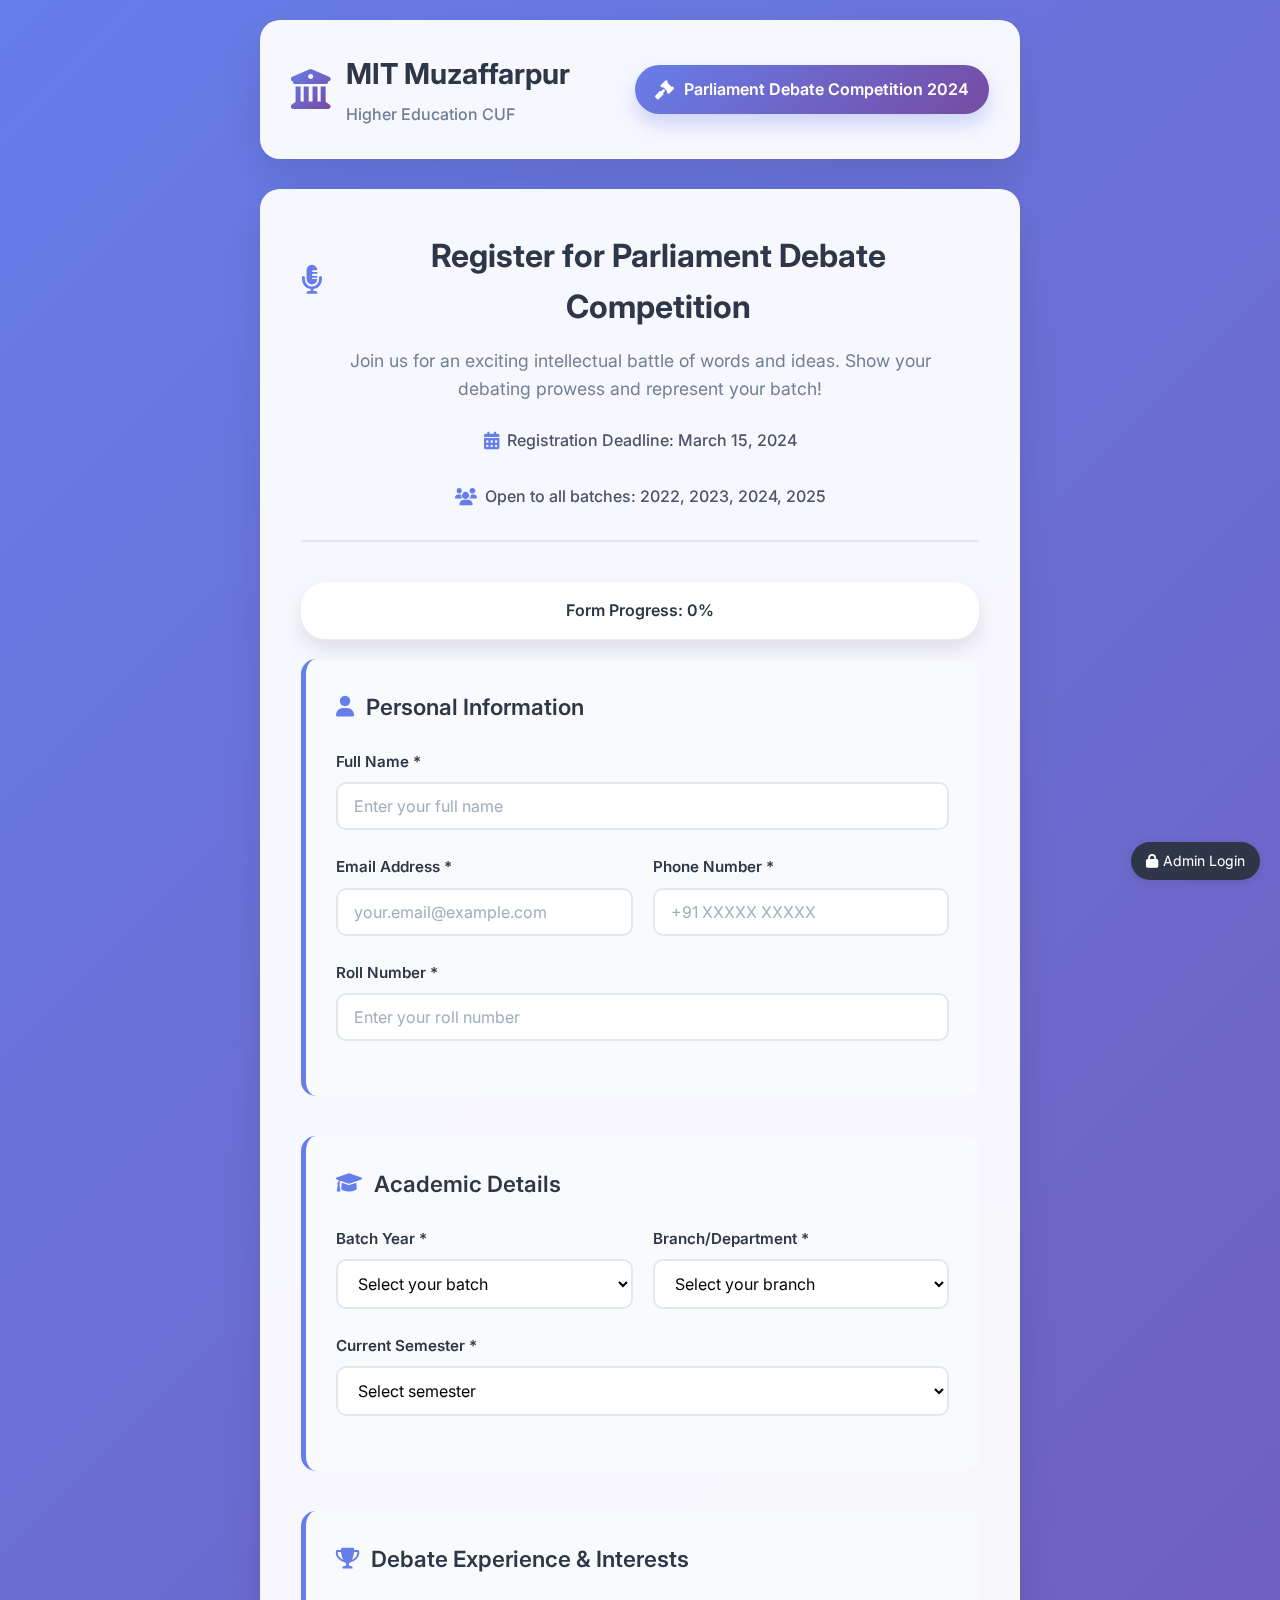
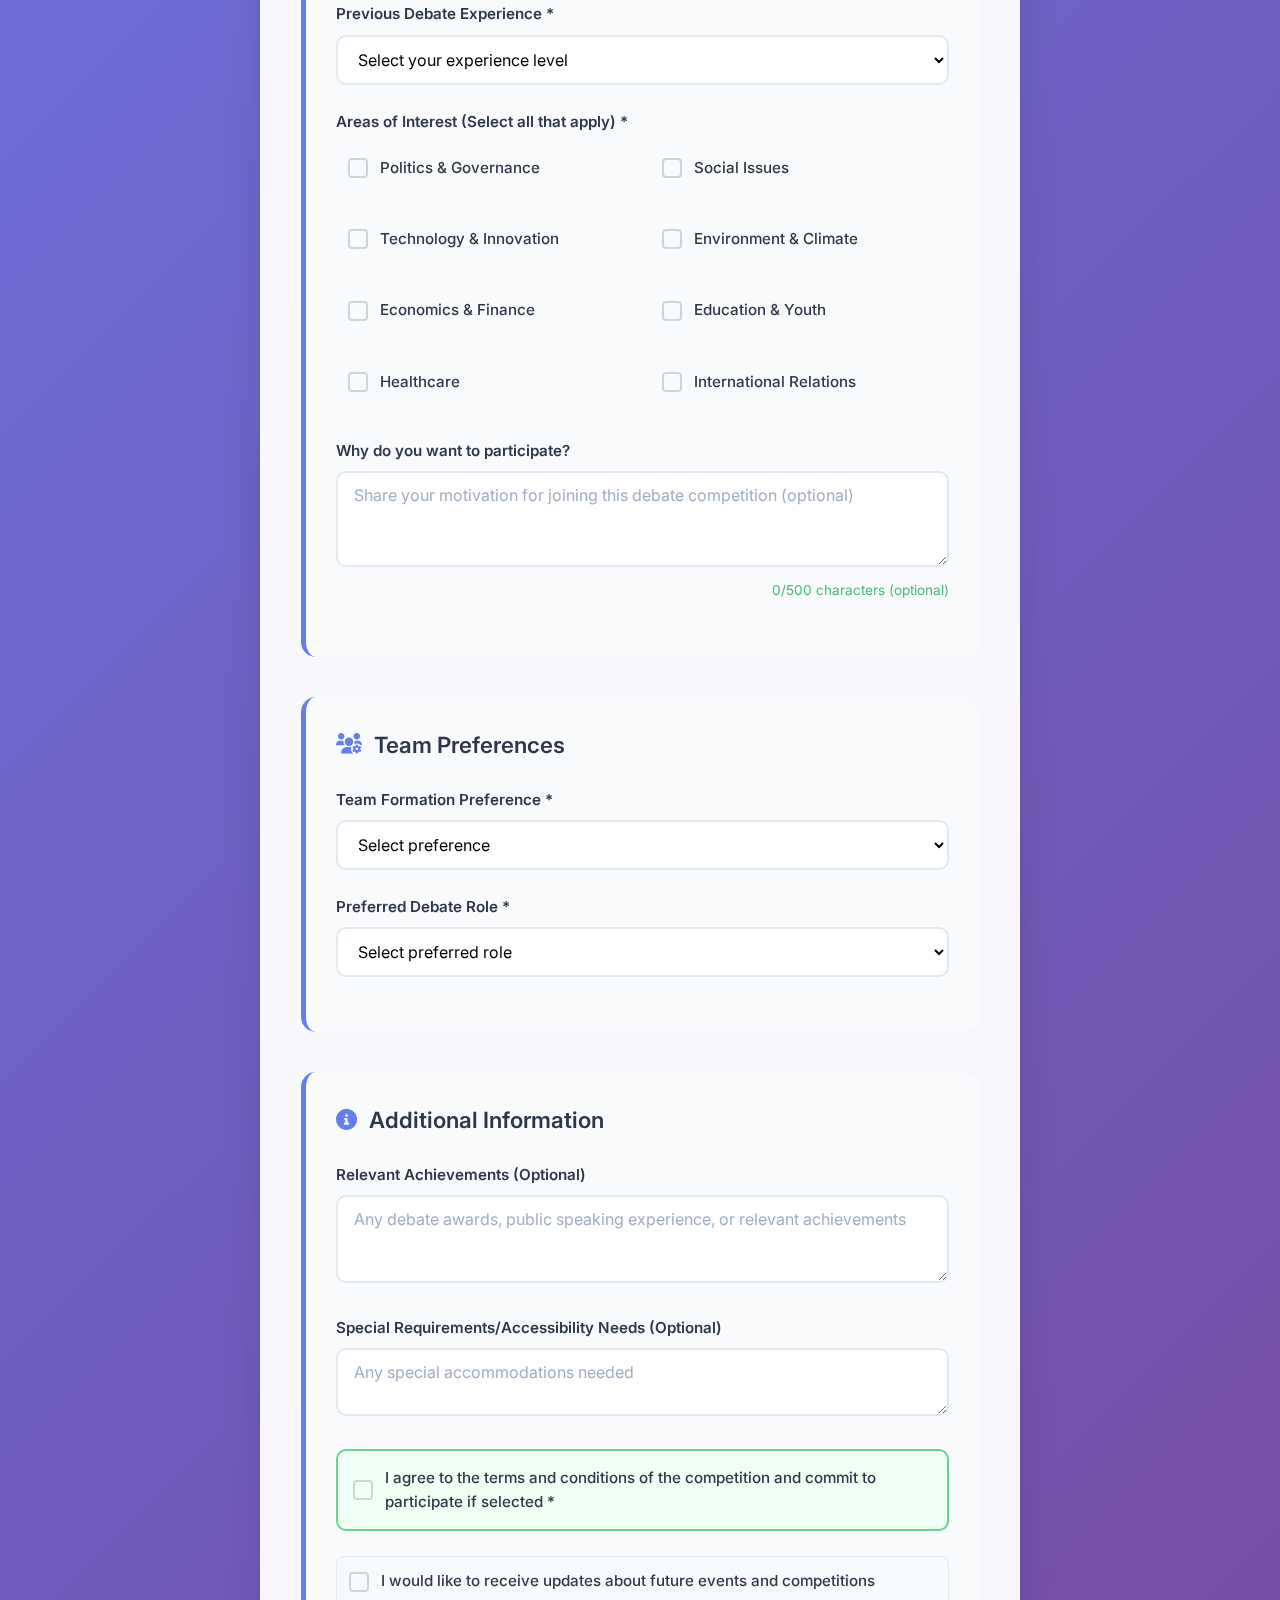
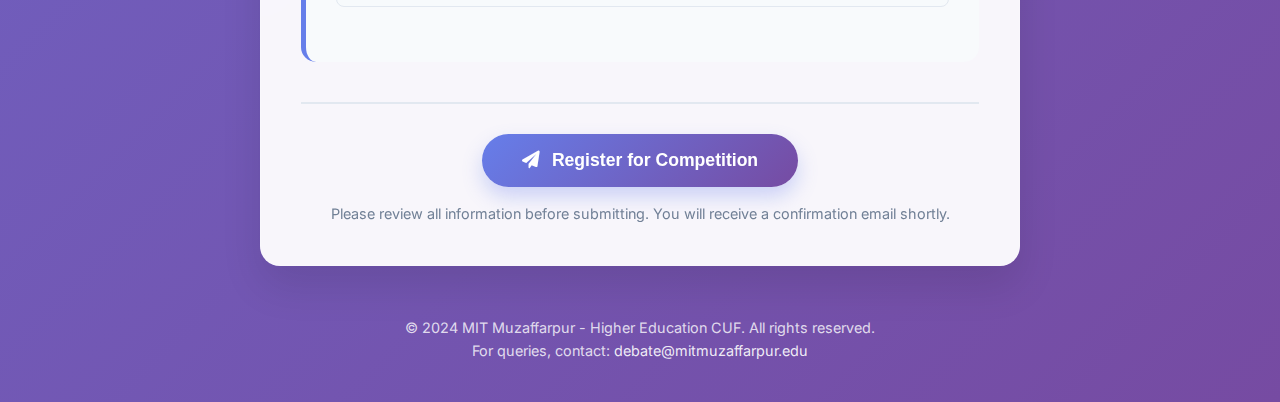
<file: index.html>
<!DOCTYPE html>
<html lang="en">
<head>
    <meta charset="UTF-8">
    <meta name="viewport" content="width=device-width, initial-scale=1.0">
    <title>Parliament Debate Competition Registration - MIT Muzaffarpur</title>
    <link href="https://cdnjs.cloudflare.com/ajax/libs/font-awesome/6.0.0/css/all.min.css" rel="stylesheet">
    <link href="https://fonts.googleapis.com/css2?family=Inter:wght@300;400;500;600;700&display=swap" rel="stylesheet">
    <link rel="stylesheet" href="styles.css">
</head>
<body>
    <div class="container">
        <!-- Header Section -->
        <header class="form-header">
            <div class="header-content">
                <div class="logo-section">
                    <i class="fas fa-university"></i>
                    <div class="institution-info">
                        <h1>MIT Muzaffarpur</h1>
                        <p>Higher Education CUF</p>
                    </div>
                </div>
                <div class="event-badge">
                    <i class="fas fa-gavel"></i>
                    <span>Parliament Debate Competition 2024</span>
                </div>
            </div>
        </header>

        <!-- Main Form -->
        <main class="form-container">
            <div class="form-intro">
                <h2><i class="fas fa-microphone-alt"></i> Register for Parliament Debate Competition</h2>
                <p>Join us for an exciting intellectual battle of words and ideas. Show your debating prowess and represent your batch!</p>
                <div class="event-details">
                    <div class="detail-item">
                        <i class="fas fa-calendar-alt"></i>
                        <span>Registration Deadline: March 15, 2024</span>
                    </div>
                    <div class="detail-item">
                        <i class="fas fa-users"></i>
                        <span>Open to all batches: 2022, 2023, 2024, 2025</span>
                    </div>
                </div>
            </div>

            <form id="registrationForm" class="registration-form">
                <!-- Personal Information Section -->
                <section class="form-section">
                    <h3><i class="fas fa-user"></i> Personal Information</h3>
                    
                    <div class="form-group">
                        <label for="fullName">Full Name *</label>
                        <input type="text" id="fullName" name="fullName" required placeholder="Enter your full name">
                    </div>

                    <div class="form-row">
                        <div class="form-group">
                            <label for="email">Email Address *</label>
                            <input type="email" id="email" name="email" required placeholder="your.email@example.com">
                        </div>
                        <div class="form-group">
                            <label for="phone">Phone Number *</label>
                            <input type="tel" id="phone" name="phone" required placeholder="+91 XXXXX XXXXX">
                        </div>
                    </div>

                    <div class="form-group">
                        <label for="rollNumber">Roll Number *</label>
                        <input type="text" id="rollNumber" name="rollNumber" required placeholder="Enter your roll number">
                    </div>
                </section>

                <!-- Academic Information Section -->
                <section class="form-section">
                    <h3><i class="fas fa-graduation-cap"></i> Academic Details</h3>
                    
                    <div class="form-row">
                        <div class="form-group">
                            <label for="batch">Batch Year *</label>
                            <select id="batch" name="batch" required>
                                <option value="">Select your batch</option>
                                <option value="2022">2022</option>
                                <option value="2023">2023</option>
                                <option value="2024">2024</option>
                                <option value="2025">2025</option>
                            </select>
                        </div>
                        <div class="form-group">
                            <label for="branch">Branch/Department *</label>
                            <select id="branch" name="branch" required>
                                <option value="">Select your branch</option>
                                <option value="Computer Science Engineering">Computer Science Engineering</option>
                                <option value="Electronics & Communication">Electronics & Communication</option>
                                <option value="Mechanical Engineering">Mechanical Engineering</option>
                                <option value="Civil Engineering">Civil Engineering</option>
                                <option value="Electrical Engineering">Electrical Engineering</option>
                                <option value="Information Technology">Information Technology</option>
                                <option value="Chemical Engineering">Chemical Engineering</option>
                                <option value="Biotechnology">Biotechnology</option>
                                <option value="Other">Other</option>
                            </select>
                        </div>
                    </div>

                    <div class="form-group">
                        <label for="semester">Current Semester *</label>
                        <select id="semester" name="semester" required>
                            <option value="">Select semester</option>
                            <option value="1">1st Semester</option>
                            <option value="2">2nd Semester</option>
                            <option value="3">3rd Semester</option>
                            <option value="4">4th Semester</option>
                            <option value="5">5th Semester</option>
                            <option value="6">6th Semester</option>
                            <option value="7">7th Semester</option>
                            <option value="8">8th Semester</option>
                        </select>
                    </div>
                </section>

                <!-- Debate Experience Section -->
                <section class="form-section">
                    <h3><i class="fas fa-trophy"></i> Debate Experience & Interests</h3>
                    
                    <div class="form-group">
                        <label for="experience">Previous Debate Experience *</label>
                        <select id="experience" name="experience" required>
                            <option value="">Select your experience level</option>
                            <option value="Beginner">Beginner (No prior experience)</option>
                            <option value="Intermediate">Intermediate (1-2 competitions)</option>
                            <option value="Advanced">Advanced (3+ competitions)</option>
                            <option value="Expert">Expert (Won competitions/awards)</option>
                        </select>
                    </div>

                    <div class="form-group">
                        <label>Areas of Interest (Select all that apply) *</label>
                        <div class="checkbox-group">
                            <label class="checkbox-item">
                                <input type="checkbox" name="interests" value="Politics & Governance">
                                <span class="checkmark"></span>
                                Politics & Governance
                            </label>
                            <label class="checkbox-item">
                                <input type="checkbox" name="interests" value="Social Issues">
                                <span class="checkmark"></span>
                                Social Issues
                            </label>
                            <label class="checkbox-item">
                                <input type="checkbox" name="interests" value="Technology & Innovation">
                                <span class="checkmark"></span>
                                Technology & Innovation
                            </label>
                            <label class="checkbox-item">
                                <input type="checkbox" name="interests" value="Environment & Climate">
                                <span class="checkmark"></span>
                                Environment & Climate
                            </label>
                            <label class="checkbox-item">
                                <input type="checkbox" name="interests" value="Economics & Finance">
                                <span class="checkmark"></span>
                                Economics & Finance
                            </label>
                            <label class="checkbox-item">
                                <input type="checkbox" name="interests" value="Education & Youth">
                                <span class="checkmark"></span>
                                Education & Youth
                            </label>
                            <label class="checkbox-item">
                                <input type="checkbox" name="interests" value="Healthcare">
                                <span class="checkmark"></span>
                                Healthcare
                            </label>
                            <label class="checkbox-item">
                                <input type="checkbox" name="interests" value="International Relations">
                                <span class="checkmark"></span>
                                International Relations
                            </label>
                        </div>
                    </div>

                    <div class="form-group">
                        <label for="motivation">Why do you want to participate?</label>
                        <textarea id="motivation" name="motivation" placeholder="Share your motivation for joining this debate competition (optional)" rows="4"></textarea>
                    </div>
                </section>

                <!-- Team Preference Section -->
                <section class="form-section">
                    <h3><i class="fas fa-users-cog"></i> Team Preferences</h3>
                    
                    <div class="form-group">
                        <label for="teamPreference">Team Formation Preference *</label>
                        <select id="teamPreference" name="teamPreference" required>
                            <option value="">Select preference</option>
                            <option value="Individual">Individual Participation</option>
                            <option value="WithPartner">I have a debate partner</option>
                            <option value="RandomAssignment">Random team assignment</option>
                            <option value="SameBatch">Prefer teammate from same batch</option>
                        </select>
                    </div>

                    <div class="form-group" id="partnerDetails" style="display: none;">
                        <label for="partnerName">Partner's Name</label>
                        <input type="text" id="partnerName" name="partnerName" placeholder="Enter your partner's full name">
                    </div>

                    <div class="form-group">
                        <label for="preferredRole">Preferred Debate Role *</label>
                        <select id="preferredRole" name="preferredRole" required>
                            <option value="">Select preferred role</option>
                            <option value="Opening Speaker">Opening Speaker (Present main arguments)</option>
                            <option value="Rebuttal Speaker">Rebuttal Speaker (Counter opponent's points)</option>
                            <option value="Closing Speaker">Closing Speaker (Summarize and conclude)</option>
                            <option value="Flexible">Flexible (Any role)</option>
                        </select>
                    </div>
                </section>

                <!-- Additional Information -->
                <section class="form-section">
                    <h3><i class="fas fa-info-circle"></i> Additional Information</h3>
                    
                    <div class="form-group">
                        <label for="achievements">Relevant Achievements (Optional)</label>
                        <textarea id="achievements" name="achievements" placeholder="Any debate awards, public speaking experience, or relevant achievements" rows="3"></textarea>
                    </div>

                    <div class="form-group">
                        <label for="specialRequirements">Special Requirements/Accessibility Needs (Optional)</label>
                        <textarea id="specialRequirements" name="specialRequirements" placeholder="Any special accommodations needed" rows="2"></textarea>
                    </div>

                    <div class="form-group">
                        <label class="checkbox-item agreement">
                            <input type="checkbox" id="agreement" name="agreement" required>
                            <span class="checkmark"></span>
                            I agree to the terms and conditions of the competition and commit to participate if selected *
                        </label>
                    </div>

                    <div class="form-group">
                        <label class="checkbox-item newsletter">
                            <input type="checkbox" id="newsletter" name="newsletter">
                            <span class="checkmark"></span>
                            I would like to receive updates about future events and competitions
                        </label>
                    </div>
                </section>

                <!-- Submit Button -->
                <div class="submit-section">
                    <button type="submit" class="submit-btn">
                        <i class="fas fa-paper-plane"></i>
                        Register for Competition
                    </button>
                    <p class="submit-note">Please review all information before submitting. You will receive a confirmation email shortly.</p>
                </div>
            </form>
        </main>

        <!-- Admin Panel (Hidden by default, only visible after authentication) -->
        <div class="admin-panel hidden" id="admin-panel">
            <div class="admin-header">
                <h3>📊 Registration Data</h3>
                <div class="responses-info">
                    <span>Total Responses: <strong id="responses-count">0</strong></span>
                </div>
            </div>
            <div class="admin-actions">
                <button type="button" class="export-btn" onclick="exportResponses('json')">
                    📄 Export JSON
                </button>
                <button type="button" class="export-btn" onclick="exportResponses('csv')">
                    📊 Export CSV
                </button>
                <button type="button" class="admin-toggle" onclick="toggleAdminPanel()">
                    👁️ Toggle Panel
                </button>
                <a href="admin.html" class="admin-btn" style="text-decoration: none; display: inline-flex; align-items: center;">
                    <i class="fas fa-shield-alt" style="margin-right: 5px;"></i> Admin Panel
                </a>
            </div>
        </div>
        
        <!-- Admin Login Button (Visible to all users) -->
        <div class="admin-login-container">
            <a href="admin.html" target="_blank" class="admin-login-btn" style="text-decoration: none; display: inline-flex; align-items: center; justify-content: center;">
                <i class="fas fa-lock" style="margin-right: 5px;"></i> Admin Login
            </a>
        </div>

        <!-- Footer -->
        <footer class="form-footer">
            <p>&copy; 2024 MIT Muzaffarpur - Higher Education CUF. All rights reserved.</p>
            <p>For queries, contact: <a href="mailto:debate@mitmuzaffarpur.edu">debate@mitmuzaffarpur.edu</a></p>
        </footer>
    </div>

    <!-- Success Modal -->
    <div id="successModal" class="modal">
        <div class="modal-content">
            <div class="modal-header">
                <i class="fas fa-check-circle"></i>
                <h3>Registration Successful!</h3>
            </div>
            <div class="modal-body">
                <p>Thank you for registering for the Parliament Debate Competition!</p>
                <p>You will receive a confirmation email with further details shortly.</p>
                <p><strong>Registration ID:</strong> <span id="registrationId"></span></p>
            </div>
            <div class="modal-footer">
                <button onclick="closeModal()" class="modal-btn">Close</button>
            </div>
        </div>
    </div>

    <script src="script.js"></script>
</body>
</html>
</file>
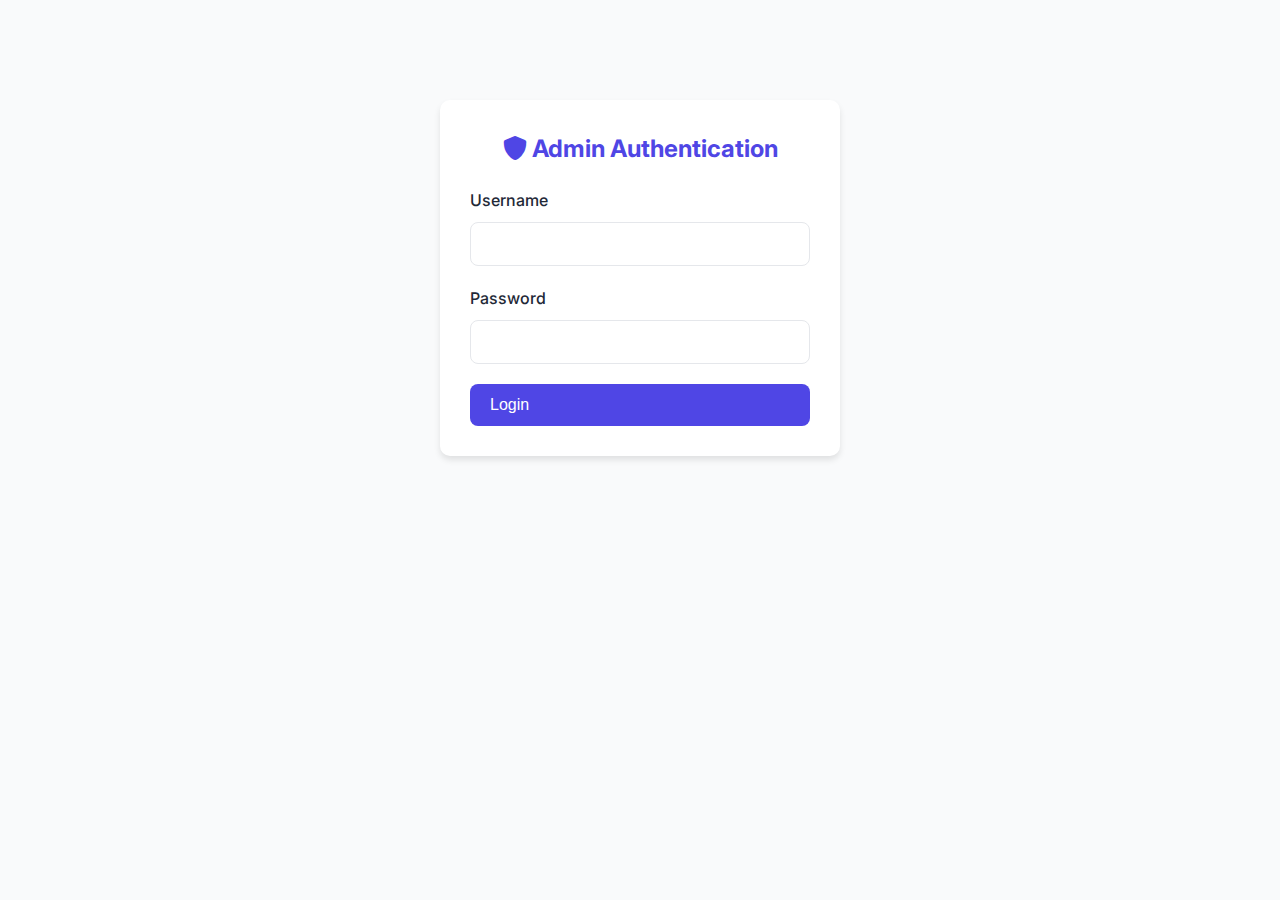
<file: admin.html>
<!DOCTYPE html>
<html lang="en">
<head>
    <meta charset="UTF-8">
    <meta name="viewport" content="width=device-width, initial-scale=1.0">
    <title>Admin Panel - View Responses</title>
    <link href="https://cdnjs.cloudflare.com/ajax/libs/font-awesome/6.0.0/css/all.min.css" rel="stylesheet">
    <link href="https://fonts.googleapis.com/css2?family=Inter:wght@300;400;500;600;700&display=swap" rel="stylesheet">
    <style>
        /* Login form styles */
        .login-container {
            max-width: 400px;
            margin: 100px auto;
            padding: 30px;
            background-color: white;
            border-radius: 10px;
            box-shadow: 0 4px 6px rgba(0, 0, 0, 0.1);
        }
        
        .login-container h2 {
            margin-bottom: 20px;
            color: var(--primary);
            text-align: center;
        }
        
        .login-form .form-group {
            margin-bottom: 20px;
        }
        
        .login-form label {
            display: block;
            margin-bottom: 8px;
            font-weight: 500;
        }
        
        .login-form input {
            width: 100%;
            padding: 12px;
            border: 1px solid #e5e7eb;
            border-radius: 8px;
            font-size: 16px;
        }
        
        .login-form input:focus {
            outline: none;
            border-color: var(--primary);
            box-shadow: 0 0 0 3px rgba(79, 70, 229, 0.2);
        }
        
        .login-form .btn {
            width: 100%;
            margin-top: 10px;
        }
        
        .login-error {
            color: var(--danger);
            margin-top: 15px;
            text-align: center;
            font-size: 14px;
        }
        :root {
            --primary: #4f46e5;
            --primary-dark: #4338ca;
            --secondary: #8b5cf6;
            --success: #10b981;
            --warning: #f59e0b;
            --danger: #ef4444;
            --light: #f3f4f6;
            --dark: #1f2937;
            --gray: #6b7280;
        }
        
        * {
            margin: 0;
            padding: 0;
            box-sizing: border-box;
        }
        
        body {
            font-family: 'Inter', sans-serif;
            background-color: #f9fafb;
            color: var(--dark);
            line-height: 1.6;
        }
        
        .container {
            max-width: 1200px;
            margin: 0 auto;
            padding: 20px;
        }
        
        header {
            background-color: white;
            padding: 20px;
            border-radius: 10px;
            box-shadow: 0 4px 6px rgba(0, 0, 0, 0.05);
            margin-bottom: 20px;
            display: flex;
            justify-content: space-between;
            align-items: center;
        }
        
        .actions {
            display: flex;
            gap: 10px;
            align-items: center;
        }
        
        .btn-outline {
            background-color: transparent;
            color: var(--primary);
            border: 1px solid var(--primary);
            padding: 8px 16px;
            border-radius: 8px;
            cursor: pointer;
            transition: all 0.3s ease;
            text-decoration: none;
            display: inline-flex;
            align-items: center;
            gap: 5px;
        }
        
        .btn-outline:hover {
            background-color: var(--primary);
            color: white;
        }
        
        .hidden {
            display: none !important;
        }
        
        .btn {
            display: inline-block;
            padding: 10px 20px;
            background-color: var(--primary);
            color: white;
            border: none;
            border-radius: 8px;
            font-size: 16px;
            font-weight: 500;
            cursor: pointer;
            transition: all 0.3s ease;
        }
        
        .btn:hover {
            background-color: var(--primary-dark);
            transform: translateY(-2px);
        }
        
        .notification {
            position: fixed;
            top: 20px;
            right: 20px;
            padding: 15px 25px;
            border-radius: 8px;
            background-color: white;
            box-shadow: 0 4px 12px rgba(0, 0, 0, 0.15);
            z-index: 1000;
            animation: slideIn 0.3s forwards;
        }
        
        .notification.success {
            border-left: 4px solid var(--success);
        }
        
        .notification.error {
            border-left: 4px solid var(--danger);
        }
        
        .notification.warning {
            border-left: 4px solid var(--warning);
        }
        
        @keyframes slideIn {
            from { transform: translateX(100%); opacity: 0; }
            to { transform: translateX(0); opacity: 1; }
        }
        
        @keyframes slideOut {
            from { transform: translateX(0); opacity: 1; }
            to { transform: translateX(100%); opacity: 0; }
        }
        
        h1 {
            color: var(--primary);
            display: flex;
            align-items: center;
            gap: 10px;
        }
        
        .controls {
            display: flex;
            gap: 10px;
            margin-bottom: 20px;
        }
        
        .search-box {
            flex: 1;
            position: relative;
        }
        
        .search-box input {
            width: 100%;
            padding: 12px 20px 12px 45px;
            border: 1px solid #e5e7eb;
            border-radius: 8px;
            font-size: 16px;
            transition: all 0.3s;
        }
        
        .search-box input:focus {
            outline: none;
            border-color: var(--primary);
            box-shadow: 0 0 0 3px rgba(79, 70, 229, 0.2);
        }
        
        .search-box i {
            position: absolute;
            left: 15px;
            top: 50%;
            transform: translateY(-50%);
            color: var(--gray);
        }
        
        .filter-dropdown {
            min-width: 200px;
            padding: 12px 15px;
            border: 1px solid #e5e7eb;
            border-radius: 8px;
            font-size: 16px;
            background-color: white;
            cursor: pointer;
        }
        
        .filter-dropdown:focus {
            outline: none;
            border-color: var(--primary);
            box-shadow: 0 0 0 3px rgba(79, 70, 229, 0.2);
        }
        
        .btn {
            padding: 12px 20px;
            border: none;
            border-radius: 8px;
            font-size: 16px;
            font-weight: 500;
            cursor: pointer;
            transition: all 0.3s;
            display: flex;
            align-items: center;
            gap: 8px;
        }
        
        .btn-primary {
            background-color: var(--primary);
            color: white;
        }
        
        .btn-primary:hover {
            background-color: var(--primary-dark);
        }
        
        .btn-outline {
            background-color: transparent;
            border: 1px solid var(--primary);
            color: var(--primary);
        }
        
        .btn-outline:hover {
            background-color: var(--primary);
            color: white;
        }
        
        .responses-container {
            background-color: white;
            border-radius: 10px;
            box-shadow: 0 4px 6px rgba(0, 0, 0, 0.05);
            overflow: hidden;
        }
        
        .responses-header {
            padding: 15px 20px;
            background-color: var(--light);
            border-bottom: 1px solid #e5e7eb;
            font-weight: 600;
            display: grid;
            grid-template-columns: 1fr 1fr 1fr 1fr 100px;
            gap: 15px;
        }
        
        .responses-list {
            max-height: 600px;
            overflow-y: auto;
        }
        
        .response-item {
            padding: 15px 20px;
            border-bottom: 1px solid #e5e7eb;
            display: grid;
            grid-template-columns: 1fr 1fr 1fr 1fr 100px;
            gap: 15px;
            transition: all 0.3s;
        }
        
        .response-item:hover {
            background-color: #f9fafb;
        }
        
        .response-item:last-child {
            border-bottom: none;
        }
        
        .response-detail {
            overflow: hidden;
            text-overflow: ellipsis;
            white-space: nowrap;
        }
        
        .action-btn {
            background: none;
            border: none;
            color: var(--primary);
            cursor: pointer;
            font-size: 18px;
            transition: all 0.3s;
        }
        
        .action-btn:hover {
            color: var(--primary-dark);
        }
        
        .modal {
            display: none;
            position: fixed;
            top: 0;
            left: 0;
            width: 100%;
            height: 100%;
            background-color: rgba(0, 0, 0, 0.5);
            z-index: 1000;
            overflow-y: auto;
        }
        
        .modal-content {
            background-color: white;
            margin: 50px auto;
            padding: 30px;
            border-radius: 10px;
            max-width: 800px;
            box-shadow: 0 10px 25px rgba(0, 0, 0, 0.1);
            position: relative;
        }
        
        .close-btn {
            position: absolute;
            top: 20px;
            right: 20px;
            font-size: 24px;
            cursor: pointer;
            color: var(--gray);
            transition: all 0.3s;
        }
        
        .close-btn:hover {
            color: var(--danger);
        }
        
        .detail-grid {
            display: grid;
            grid-template-columns: 1fr 1fr;
            gap: 20px;
            margin-top: 20px;
        }
        
        .detail-item {
            margin-bottom: 15px;
        }
        
        .detail-label {
            font-weight: 600;
            color: var(--gray);
            margin-bottom: 5px;
            font-size: 14px;
        }
        
        .detail-value {
            font-size: 16px;
        }
        
        .full-width {
            grid-column: 1 / -1;
        }
        
        .badge {
            display: inline-block;
            padding: 4px 8px;
            border-radius: 20px;
            font-size: 12px;
            font-weight: 500;
            margin-right: 5px;
            margin-bottom: 5px;
        }
        
        .badge-primary {
            background-color: rgba(79, 70, 229, 0.1);
            color: var(--primary);
        }
        
        .empty-state {
            padding: 50px 20px;
            text-align: center;
            color: var(--gray);
        }
        
        .empty-state i {
            font-size: 48px;
            margin-bottom: 15px;
            opacity: 0.5;
        }
        
        .pagination {
            display: flex;
            justify-content: center;
            margin-top: 20px;
            gap: 5px;
        }
        
        .page-btn {
            width: 40px;
            height: 40px;
            display: flex;
            align-items: center;
            justify-content: center;
            border: 1px solid #e5e7eb;
            border-radius: 8px;
            background-color: white;
            cursor: pointer;
            transition: all 0.3s;
        }
        
        .page-btn:hover {
            border-color: var(--primary);
            color: var(--primary);
        }
        
        .page-btn.active {
            background-color: var(--primary);
            color: white;
            border-color: var(--primary);
        }
        
        .stats-row {
            display: grid;
            grid-template-columns: repeat(auto-fit, minmax(250px, 1fr));
            gap: 20px;
            margin-bottom: 20px;
        }
        
        .stat-card {
            background-color: white;
            border-radius: 10px;
            padding: 20px;
            box-shadow: 0 4px 6px rgba(0, 0, 0, 0.05);
            display: flex;
            align-items: center;
        }
        
        .stat-icon {
            width: 50px;
            height: 50px;
            border-radius: 10px;
            display: flex;
            align-items: center;
            justify-content: center;
            margin-right: 15px;
            font-size: 24px;
        }
        
        .stat-icon.blue {
            background-color: rgba(59, 130, 246, 0.1);
            color: #3b82f6;
        }
        
        .stat-icon.purple {
            background-color: rgba(139, 92, 246, 0.1);
            color: #8b5cf6;
        }
        
        .stat-icon.green {
            background-color: rgba(16, 185, 129, 0.1);
            color: #10b981;
        }
        
        .stat-icon.amber {
            background-color: rgba(245, 158, 11, 0.1);
            color: #f59e0b;
        }
        
        .stat-info h3 {
            font-size: 14px;
            color: var(--gray);
            margin-bottom: 5px;
        }
        
        .stat-info p {
            font-size: 24px;
            font-weight: 600;
        }
        
        @media (max-width: 768px) {
            .controls {
                flex-direction: column;
            }
            
            .responses-header, .response-item {
                grid-template-columns: 1fr 1fr 100px;
            }
            
            .responses-header div:nth-child(3),
            .responses-header div:nth-child(4),
            .response-item div:nth-child(3),
            .response-item div:nth-child(4) {
                display: none;
            }
            
            .detail-grid {
                grid-template-columns: 1fr;
            }
        }
    </style>
</head>
<body>
    <!-- Login Container -->
    <div id="login-container" class="login-container">
        <h2><i class="fas fa-shield-alt"></i> Admin Authentication</h2>
        <form id="login-form" class="login-form">
            <div class="form-group">
                <label for="username">Username</label>
                <input type="text" id="username" required>
            </div>
            <div class="form-group">
                <label for="password">Password</label>
                <input type="password" id="password" required>
            </div>
            <button type="submit" class="btn">Login</button>
            <div id="login-error" class="login-error hidden"></div>
        </form>
    </div>
    
    <!-- Main Admin Panel (Hidden until authenticated) -->
    <div id="admin-container" class="container hidden">
        <header>
            <h1><i class="fas fa-shield-alt"></i> Admin Panel</h1>
            <div class="actions">
                <a href="index.html" class="btn btn-outline"><i class="fas fa-arrow-left"></i> Back to Form</a>
                <button id="logout-btn" class="btn btn-outline"><i class="fas fa-sign-out-alt"></i> Logout</button>
            </div>
        </header>
        
        <div class="stats-row">
            <div class="stat-card">
                <div class="stat-icon blue">
                    <i class="fas fa-users"></i>
                </div>
                <div class="stat-info">
                    <h3>Total Registrations</h3>
                    <p id="total-count">0</p>
                </div>
            </div>
            
            <div class="stat-card">
                <div class="stat-icon purple">
                    <i class="fas fa-user-graduate"></i>
                </div>
                <div class="stat-info">
                    <h3>Unique Batches</h3>
                    <p id="batch-count">0</p>
                </div>
            </div>
            
            <div class="stat-card">
                <div class="stat-icon green">
                    <i class="fas fa-code-branch"></i>
                </div>
                <div class="stat-info">
                    <h3>Unique Branches</h3>
                    <p id="branch-count">0</p>
                </div>
            </div>
            
            <div class="stat-card">
                <div class="stat-icon amber">
                    <i class="fas fa-trophy"></i>
                </div>
                <div class="stat-info">
                    <h3>Advanced Debaters</h3>
                    <p id="advanced-count">0</p>
                </div>
            </div>
        </div>
        
        <div class="controls">
            <div class="search-box">
                <i class="fas fa-search"></i>
                <input type="text" id="search-input" placeholder="Search by name, email, roll number...">
            </div>
            
            <select class="filter-dropdown" id="batch-filter">
                <option value="">All Batches</option>
                <option value="2022">2022</option>
                <option value="2023">2023</option>
                <option value="2024">2024</option>
                <option value="2025">2025</option>
            </select>
            
            <select class="filter-dropdown" id="branch-filter">
                <option value="">All Branches</option>
                <!-- Will be populated dynamically -->
            </select>
            
            <button class="btn btn-primary" id="export-btn">
                <i class="fas fa-download"></i> Export Data
            </button>
        </div>
        
        <div class="responses-container">
            <div class="responses-header">
                <div>Name</div>
                <div>Roll Number</div>
                <div>Batch</div>
                <div>Branch</div>
                <div>Actions</div>
            </div>
            
            <div class="responses-list" id="responses-list">
                <!-- Responses will be populated here -->
                <div class="empty-state">
                    <i class="fas fa-inbox"></i>
                    <h3>No responses found</h3>
                    <p>There are no form submissions yet or your search returned no results.</p>
                </div>
            </div>
        </div>
        
        <div class="pagination" id="pagination">
            <!-- Pagination will be populated here -->
        </div>
    </div>
    
    <!-- Response Detail Modal -->
    <div class="modal" id="detail-modal">
        <div class="modal-content">
            <span class="close-btn" id="close-modal">&times;</span>
            <h2>Registration Details</h2>
            <div class="detail-grid" id="detail-content">
                <!-- Details will be populated here -->
            </div>
        </div>
    </div>
    
    <script>
        // Admin credentials - should match the ones in script.js
        const ADMIN_CREDENTIALS = {
            username: 'admin',
            password: 'admin123'
        };
        
        let isAuthenticated = false;
        
        document.addEventListener('DOMContentLoaded', function() {
            console.log('Admin page loaded, initializing...');
            
            try {
                // Setup login form
                const loginForm = document.getElementById('login-form');
                if (loginForm) {
                    loginForm.addEventListener('submit', function(e) {
                        e.preventDefault();
                        authenticateAdmin();
                    });
                }
                
                // Check if already authenticated (could use localStorage or sessionStorage)
                checkAuthentication();
                
                console.log('Admin page initialization complete');
            } catch (error) {
                console.error('Error during admin page initialization:', error);
                showNotification('Initialization error: ' + error.message, 'error');
            }
            
            // Function to authenticate admin
            function authenticateAdmin() {
                const username = document.getElementById('username').value;
                const password = document.getElementById('password').value;
                const errorElement = document.getElementById('login-error');
                
                if (username === ADMIN_CREDENTIALS.username && password === ADMIN_CREDENTIALS.password) {
                    // Set authentication
                    isAuthenticated = true;
                    sessionStorage.setItem('adminAuthenticated', 'true');
                    
                    // Show admin panel, hide login
                    document.getElementById('login-container').classList.add('hidden');
                    document.getElementById('admin-container').classList.remove('hidden');
                    
                    // Load data
                    loadResponses();
                    showNotification('Login successful', 'success');
                } else {
                    // Show error
                    errorElement.textContent = 'Invalid username or password';
                    errorElement.classList.remove('hidden');
                    setTimeout(() => {
                        errorElement.classList.add('hidden');
                    }, 3000);
                }
            }
            
            // Check if already authenticated
            function checkAuthentication() {
                if (sessionStorage.getItem('adminAuthenticated') === 'true') {
                    isAuthenticated = true;
                    document.getElementById('login-container').classList.add('hidden');
                    document.getElementById('admin-container').classList.remove('hidden');
                    
                    // Load responses with a slight delay to ensure DOM is ready
                    setTimeout(() => {
                        loadResponses();
                        updateStats();
                        renderResponses();
                    }, 100);
                }
            }
            
            // Logout function
            function logout() {
                isAuthenticated = false;
                sessionStorage.removeItem('adminAuthenticated');
                document.getElementById('login-container').classList.remove('hidden');
                document.getElementById('admin-container').classList.add('hidden');
                showNotification('Logged out successfully', 'success');
            }
            
            // Setup logout button
            const logoutBtn = document.getElementById('logout-btn');
            if (logoutBtn) {
                logoutBtn.addEventListener('click', logout);
            }
            
            // Show notification
            function showNotification(message, type = 'info') {
                const notification = document.createElement('div');
                notification.className = `notification ${type}`;
                notification.textContent = message;
                document.body.appendChild(notification);
                
                setTimeout(() => {
                    notification.style.animation = 'slideOut 0.3s forwards';
                    setTimeout(() => {
                        document.body.removeChild(notification);
                    }, 300);
                }, 3000);
            }
            // DOM Elements
            const responsesList = document.getElementById('responses-list');
            const searchInput = document.getElementById('search-input');
            const batchFilter = document.getElementById('batch-filter');
            const branchFilter = document.getElementById('branch-filter');
            const exportBtn = document.getElementById('export-btn');
            const detailModal = document.getElementById('detail-modal');
            const closeModal = document.getElementById('close-modal');
            const detailContent = document.getElementById('detail-content');
            const pagination = document.getElementById('pagination');
            const totalCountEl = document.getElementById('total-count');
            const batchCountEl = document.getElementById('batch-count');
            const branchCountEl = document.getElementById('branch-count');
            const advancedCountEl = document.getElementById('advanced-count');
            
            // Variables
            let allResponses = [];
            let filteredResponses = [];
            let currentPage = 1;
            const responsesPerPage = 10;
            
            // Load responses from localStorage (only if authenticated)
            function loadResponses() {
                if (!isAuthenticated) {
                    return;
                }
                allResponses = [];
                
                try {
                    // Check if localStorage is available
                    if (typeof localStorage === 'undefined') {
                        console.error('localStorage is not available');
                        showNotification('Error: Local storage is not available', 'error');
                        return;
                    }
                    
                    console.log('Loading responses, localStorage length:', localStorage.length);
                    
                    // Debug: Log all keys in localStorage
                    const allKeys = [];
                    for (let i = 0; i < localStorage.length; i++) {
                        allKeys.push(localStorage.key(i));
                    }
                    console.log('All localStorage keys:', allKeys);
                    
                    // Loop through all localStorage items
                    for (let i = 0; i < localStorage.length; i++) {
                        const key = localStorage.key(i);
                        if (!key) {
                            console.warn('Null key found at index:', i);
                            continue; // Skip if key is null or undefined
                        }
                        
                        if (key.startsWith('registration_')) {
                            try {
                                const item = localStorage.getItem(key);
                                if (!item) {
                                    console.warn('Empty item for key:', key);
                                    continue;
                                }
                                
                                const data = JSON.parse(item);
                                // Add the registration ID to the data
                                data.registrationId = key.replace('registration_', '');
                                allResponses.push(data);
                            } catch (e) {
                                console.error('Failed to parse response:', key, e);
                                showNotification('Error parsing some responses', 'error');
                            }
                        }
                    }
                    
                    console.log('Total responses loaded:', allResponses.length);
                } catch (error) {
                    console.error('Error loading responses:', error);
                    showNotification('Error loading responses: ' + error.message, 'error');
                }
                
                
                // Sort by timestamp (newest first)
                allResponses.sort((a, b) => new Date(b.timestamp) - new Date(a.timestamp));
                
                // Update filtered responses
                applyFilters();
                
                // Update stats
                updateStats();
                
                // Populate branch filter
                populateBranchFilter();
            }
            
            // Apply filters and search
            function applyFilters() {
                const searchTerm = searchInput.value.toLowerCase();
                const batchValue = batchFilter.value;
                const branchValue = branchFilter.value;
                
                filteredResponses = allResponses.filter(response => {
                    // Search filter
                    const matchesSearch = searchTerm === '' || 
                        response.fullName.toLowerCase().includes(searchTerm) ||
                        response.email.toLowerCase().includes(searchTerm) ||
                        response.rollNumber.toLowerCase().includes(searchTerm) ||
                        response.phone.toLowerCase().includes(searchTerm);
                    
                    // Batch filter
                    const matchesBatch = batchValue === '' || response.batch === batchValue;
                    
                    // Branch filter
                    const matchesBranch = branchValue === '' || response.branch === branchValue;
                    
                    return matchesSearch && matchesBatch && matchesBranch;
                });
                
                // Reset to first page when filters change
                currentPage = 1;
                
                // Render the responses
                renderResponses();
                renderPagination();
            }
            
            // Render responses to the list
            function renderResponses() {
                if (filteredResponses.length === 0) {
                    responsesList.innerHTML = `
                        <div class="empty-state">
                            <i class="fas fa-inbox"></i>
                            <h3>No responses found</h3>
                            <p>There are no form submissions yet or your search returned no results.</p>
                        </div>
                    `;
                    return;
                }
                
                // Calculate pagination
                const startIndex = (currentPage - 1) * responsesPerPage;
                const endIndex = Math.min(startIndex + responsesPerPage, filteredResponses.length);
                const currentResponses = filteredResponses.slice(startIndex, endIndex);
                
                // Clear the list
                responsesList.innerHTML = '';
                
                // Add each response
                currentResponses.forEach(response => {
                    const responseItem = document.createElement('div');
                    responseItem.className = 'response-item';
                    responseItem.innerHTML = `
                        <div class="response-detail">${response.fullName}</div>
                        <div class="response-detail">${response.rollNumber}</div>
                        <div class="response-detail">${response.batch}</div>
                        <div class="response-detail">${response.branch}</div>
                        <div>
                            <button class="action-btn view-btn" data-id="${response.registrationId}">
                                <i class="fas fa-eye"></i>
                            </button>
                        </div>
                    `;
                    responsesList.appendChild(responseItem);
                });
                
                // Add event listeners to view buttons
                document.querySelectorAll('.view-btn').forEach(btn => {
                    btn.addEventListener('click', function() {
                        const id = this.getAttribute('data-id');
                        showResponseDetails(id);
                    });
                });
            }
            
            // Render pagination controls
            function renderPagination() {
                const totalPages = Math.ceil(filteredResponses.length / responsesPerPage);
                
                if (totalPages <= 1) {
                    pagination.innerHTML = '';
                    return;
                }
                
                let paginationHTML = '';
                
                // Previous button
                paginationHTML += `
                    <button class="page-btn" ${currentPage === 1 ? 'disabled' : ''} data-page="prev">
                        <i class="fas fa-chevron-left"></i>
                    </button>
                `;
                
                // Page numbers
                for (let i = 1; i <= totalPages; i++) {
                    if (
                        i === 1 || 
                        i === totalPages || 
                        (i >= currentPage - 1 && i <= currentPage + 1)
                    ) {
                        paginationHTML += `
                            <button class="page-btn ${i === currentPage ? 'active' : ''}" data-page="${i}">
                                ${i}
                            </button>
                        `;
                    } else if (
                        i === currentPage - 2 || 
                        i === currentPage + 2
                    ) {
                        paginationHTML += `<span class="page-btn">...</span>`;
                    }
                }
                
                // Next button
                paginationHTML += `
                    <button class="page-btn" ${currentPage === totalPages ? 'disabled' : ''} data-page="next">
                        <i class="fas fa-chevron-right"></i>
                    </button>
                `;
                
                pagination.innerHTML = paginationHTML;
                
                // Add event listeners to pagination buttons
                document.querySelectorAll('.page-btn[data-page]').forEach(btn => {
                    btn.addEventListener('click', function() {
                        const page = this.getAttribute('data-page');
                        
                        if (page === 'prev') {
                            currentPage = Math.max(1, currentPage - 1);
                        } else if (page === 'next') {
                            const totalPages = Math.ceil(filteredResponses.length / responsesPerPage);
                            currentPage = Math.min(totalPages, currentPage + 1);
                        } else {
                            currentPage = parseInt(page);
                        }
                        
                        renderResponses();
                        renderPagination();
                    });
                });
            }
            
            // Show response details in modal
            function showResponseDetails(id) {
                const response = allResponses.find(r => r.registrationId === id);
                
                if (!response) return;
                
                let detailHTML = `
                    <div class="detail-item">
                        <div class="detail-label">Registration ID</div>
                        <div class="detail-value">${response.registrationId}</div>
                    </div>
                    <div class="detail-item">
                        <div class="detail-label">Registration Date</div>
                        <div class="detail-value">${new Date(response.timestamp).toLocaleString()}</div>
                    </div>
                    <div class="detail-item">
                        <div class="detail-label">Full Name</div>
                        <div class="detail-value">${response.fullName}</div>
                    </div>
                    <div class="detail-item">
                        <div class="detail-label">Email</div>
                        <div class="detail-value">${response.email}</div>
                    </div>
                    <div class="detail-item">
                        <div class="detail-label">Phone</div>
                        <div class="detail-value">${response.phone}</div>
                    </div>
                    <div class="detail-item">
                        <div class="detail-label">Roll Number</div>
                        <div class="detail-value">${response.rollNumber}</div>
                    </div>
                    <div class="detail-item">
                        <div class="detail-label">Batch</div>
                        <div class="detail-value">${response.batch}</div>
                    </div>
                    <div class="detail-item">
                        <div class="detail-label">Branch</div>
                        <div class="detail-value">${response.branch}</div>
                    </div>
                    <div class="detail-item">
                        <div class="detail-label">Semester</div>
                        <div class="detail-value">${response.semester}</div>
                    </div>
                    <div class="detail-item">
                        <div class="detail-label">Experience Level</div>
                        <div class="detail-value">${response.experience}</div>
                    </div>
                    <div class="detail-item full-width">
                        <div class="detail-label">Areas of Interest</div>
                        <div class="detail-value">
                            ${response.interests.map(interest => `<span class="badge badge-primary">${interest}</span>`).join('')}
                        </div>
                    </div>
                    <div class="detail-item full-width">
                        <div class="detail-label">Motivation</div>
                        <div class="detail-value">${response.motivation}</div>
                    </div>
                    <div class="detail-item">
                        <div class="detail-label">Team Preference</div>
                        <div class="detail-value">${response.teamPreference}</div>
                    </div>
                `;
                
                if (response.partnerName) {
                    detailHTML += `
                        <div class="detail-item">
                            <div class="detail-label">Partner Name</div>
                            <div class="detail-value">${response.partnerName}</div>
                        </div>
                    `;
                }
                
                detailHTML += `
                    <div class="detail-item">
                        <div class="detail-label">Preferred Role</div>
                        <div class="detail-value">${response.preferredRole}</div>
                    </div>
                `;
                
                if (response.achievements) {
                    detailHTML += `
                        <div class="detail-item full-width">
                            <div class="detail-label">Achievements</div>
                            <div class="detail-value">${response.achievements}</div>
                        </div>
                    `;
                }
                
                if (response.specialRequirements) {
                    detailHTML += `
                        <div class="detail-item full-width">
                            <div class="detail-label">Special Requirements</div>
                            <div class="detail-value">${response.specialRequirements}</div>
                        </div>
                    `;
                }
                
                detailHTML += `
                    <div class="detail-item">
                        <div class="detail-label">Newsletter</div>
                        <div class="detail-value">${response.newsletter ? 'Subscribed' : 'Not subscribed'}</div>
                    </div>
                `;
                
                detailContent.innerHTML = detailHTML;
                detailModal.style.display = 'block';
            }
            
            // Update statistics
            function updateStats() {
                totalCountEl.textContent = allResponses.length;
                
                // Count unique batches
                const uniqueBatches = new Set(allResponses.map(r => r.batch));
                batchCountEl.textContent = uniqueBatches.size;
                
                // Count unique branches
                const uniqueBranches = new Set(allResponses.map(r => r.branch));
                branchCountEl.textContent = uniqueBranches.size;
                
                // Count advanced debaters
                const advancedDebaters = allResponses.filter(r => 
                    r.experience === 'Advanced' || r.experience === 'Expert'
                ).length;
                advancedCountEl.textContent = advancedDebaters;
            }
            
            // Populate branch filter
            function populateBranchFilter() {
                const uniqueBranches = new Set(allResponses.map(r => r.branch));
                const branches = Array.from(uniqueBranches).sort();
                
                // Clear existing options except the first one
                branchFilter.innerHTML = '<option value="">All Branches</option>';
                
                // Add branch options
                branches.forEach(branch => {
                    const option = document.createElement('option');
                    option.value = branch;
                    option.textContent = branch;
                    branchFilter.appendChild(option);
                });
            }
            
            // Export data
            exportBtn.addEventListener('click', function() {
                if (allResponses.length === 0) {
                    alert('No data to export');
                    return;
                }
                
                const content = JSON.stringify(allResponses, null, 2);
                const filename = `debate_registrations_${new Date().toISOString().split('T')[0]}.json`;
                const mimeType = 'application/json';
                
                const blob = new Blob([content], { type: mimeType });
                const url = URL.createObjectURL(blob);
                const link = document.createElement('a');
                link.href = url;
                link.download = filename;
                document.body.appendChild(link);
                link.click();
                document.body.removeChild(link);
                URL.revokeObjectURL(url);
            });
            
            // Event listeners
            searchInput.addEventListener('input', applyFilters);
            batchFilter.addEventListener('change', applyFilters);
            branchFilter.addEventListener('change', applyFilters);
            
            closeModal.addEventListener('click', function() {
                detailModal.style.display = 'none';
            });
            
            window.addEventListener('click', function(e) {
                if (e.target === detailModal) {
                    detailModal.style.display = 'none';
                }
            });
            
            // Initial load
            loadResponses();
        });
    </script>
</body>
</html>
</file>
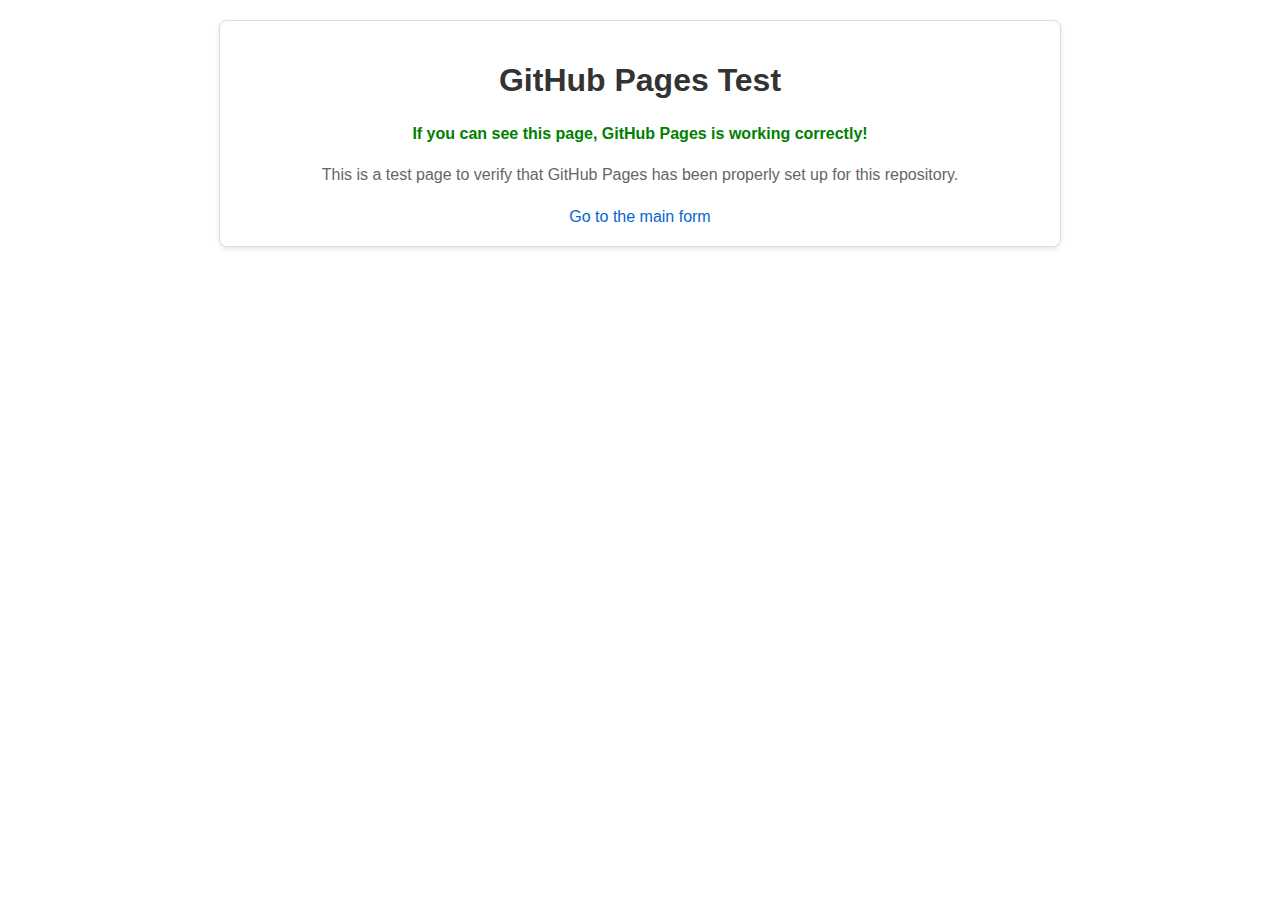
<file: test.html>
<!DOCTYPE html>
<html lang="en">
<head>
    <meta charset="UTF-8">
    <meta name="viewport" content="width=device-width, initial-scale=1.0">
    <title>GitHub Pages Test</title>
    <style>
        body {
            font-family: Arial, sans-serif;
            margin: 0;
            padding: 20px;
            text-align: center;
        }
        .container {
            max-width: 800px;
            margin: 0 auto;
            padding: 20px;
            border: 1px solid #ddd;
            border-radius: 8px;
            box-shadow: 0 2px 4px rgba(0,0,0,0.1);
        }
        h1 {
            color: #333;
        }
        p {
            color: #666;
            line-height: 1.6;
        }
        .success {
            color: green;
            font-weight: bold;
        }
        .link {
            margin-top: 20px;
        }
        .link a {
            color: #0366d6;
            text-decoration: none;
        }
        .link a:hover {
            text-decoration: underline;
        }
    </style>
</head>
<body>
    <div class="container">
        <h1>GitHub Pages Test</h1>
        <p class="success">If you can see this page, GitHub Pages is working correctly!</p>
        <p>This is a test page to verify that GitHub Pages has been properly set up for this repository.</p>
        <div class="link">
            <a href="index.html">Go to the main form</a>
        </div>
    </div>
</body>
</html>
</file>
<file: styles.css>
/* Reset and Base Styles */
* {
    margin: 0;
    padding: 0;
    box-sizing: border-box;
}

body {
    font-family: 'Inter', -apple-system, BlinkMacSystemFont, 'Segoe UI', Roboto, sans-serif;
    line-height: 1.6;
    color: #2d3748;
    background: linear-gradient(135deg, #667eea 0%, #764ba2 100%);
    min-height: 100vh;
}

.container {
    max-width: 800px;
    margin: 0 auto;
    padding: 20px;
}

/* Header Styles */
.form-header {
    background: rgba(255, 255, 255, 0.95);
    backdrop-filter: blur(10px);
    border-radius: 20px;
    padding: 30px;
    margin-bottom: 30px;
    box-shadow: 0 20px 40px rgba(0, 0, 0, 0.1);
    border: 1px solid rgba(255, 255, 255, 0.2);
}

.header-content {
    display: flex;
    justify-content: space-between;
    align-items: center;
    flex-wrap: wrap;
    gap: 20px;
}

.logo-section {
    display: flex;
    align-items: center;
    gap: 15px;
}

.logo-section i {
    font-size: 2.5rem;
    color: #667eea;
    background: linear-gradient(135deg, #667eea, #764ba2);
    -webkit-background-clip: text;
    -webkit-text-fill-color: transparent;
    background-clip: text;
}

.institution-info h1 {
    font-size: 1.8rem;
    font-weight: 700;
    color: #2d3748;
    margin-bottom: 5px;
}

.institution-info p {
    color: #718096;
    font-weight: 500;
}

.event-badge {
    display: flex;
    align-items: center;
    gap: 10px;
    background: linear-gradient(135deg, #667eea, #764ba2);
    color: white;
    padding: 12px 20px;
    border-radius: 25px;
    font-weight: 600;
    box-shadow: 0 10px 20px rgba(102, 126, 234, 0.3);
}

.event-badge i {
    font-size: 1.2rem;
}

/* Main Form Container */
.form-container {
    background: rgba(255, 255, 255, 0.95);
    backdrop-filter: blur(10px);
    border-radius: 20px;
    padding: 40px;
    box-shadow: 0 20px 40px rgba(0, 0, 0, 0.1);
    border: 1px solid rgba(255, 255, 255, 0.2);
    margin-bottom: 30px;
}

/* Form Introduction */
.form-intro {
    text-align: center;
    margin-bottom: 40px;
    padding-bottom: 30px;
    border-bottom: 2px solid #e2e8f0;
}

.form-intro h2 {
    font-size: 2rem;
    font-weight: 700;
    color: #2d3748;
    margin-bottom: 15px;
    display: flex;
    align-items: center;
    justify-content: center;
    gap: 15px;
}

.form-intro h2 i {
    color: #667eea;
    font-size: 1.8rem;
}

.form-intro p {
    font-size: 1.1rem;
    color: #718096;
    margin-bottom: 25px;
    max-width: 600px;
    margin-left: auto;
    margin-right: auto;
}

.event-details {
    display: flex;
    justify-content: center;
    gap: 30px;
    flex-wrap: wrap;
}

.detail-item {
    display: flex;
    align-items: center;
    gap: 8px;
    color: #4a5568;
    font-weight: 500;
}

.detail-item i {
    color: #667eea;
    font-size: 1.1rem;
}

/* Form Sections */
.form-section {
    margin-bottom: 40px;
    padding: 30px;
    background: #f8fafc;
    border-radius: 15px;
    border-left: 5px solid #667eea;
}

.form-section h3 {
    font-size: 1.4rem;
    font-weight: 600;
    color: #2d3748;
    margin-bottom: 25px;
    display: flex;
    align-items: center;
    gap: 12px;
}

.form-section h3 i {
    color: #667eea;
    font-size: 1.3rem;
}

/* Form Groups */
.form-group {
    margin-bottom: 25px;
}

.form-row {
    display: grid;
    grid-template-columns: 1fr 1fr;
    gap: 20px;
}

@media (max-width: 768px) {
    .form-row {
        grid-template-columns: 1fr;
    }
}

label {
    display: block;
    font-weight: 600;
    color: #2d3748;
    margin-bottom: 8px;
    font-size: 0.95rem;
}

input[type="text"],
input[type="email"],
input[type="tel"],
select,
textarea {
    width: 100%;
    padding: 12px 16px;
    border: 2px solid #e2e8f0;
    border-radius: 10px;
    font-size: 1rem;
    font-family: inherit;
    transition: all 0.3s ease;
    background: white;
}

input[type="text"]:focus,
input[type="email"]:focus,
input[type="tel"]:focus,
select:focus,
textarea:focus {
    outline: none;
    border-color: #667eea;
    box-shadow: 0 0 0 3px rgba(102, 126, 234, 0.1);
    transform: translateY(-2px);
}

input::placeholder,
textarea::placeholder {
    color: #a0aec0;
}

/* Checkbox Styles */
.checkbox-group {
    display: grid;
    grid-template-columns: repeat(auto-fit, minmax(250px, 1fr));
    gap: 15px;
    margin-top: 10px;
}

.checkbox-item {
    display: flex;
    align-items: center;
    gap: 12px;
    cursor: pointer;
    padding: 12px;
    border-radius: 8px;
    transition: all 0.3s ease;
    font-weight: 500;
}

.checkbox-item:hover {
    background: #edf2f7;
}

.checkbox-item input[type="checkbox"] {
    display: none;
}

.checkmark {
    width: 20px;
    height: 20px;
    border: 2px solid #cbd5e0;
    border-radius: 4px;
    position: relative;
    transition: all 0.3s ease;
    flex-shrink: 0;
}

.checkbox-item input[type="checkbox"]:checked + .checkmark {
    background: #667eea;
    border-color: #667eea;
}

.checkbox-item input[type="checkbox"]:checked + .checkmark::after {
    content: '✓';
    position: absolute;
    top: 50%;
    left: 50%;
    transform: translate(-50%, -50%);
    color: white;
    font-weight: bold;
    font-size: 12px;
}

.agreement {
    background: #f0fff4;
    border: 2px solid #68d391;
    border-radius: 10px;
    padding: 15px;
    margin-top: 20px;
}

.newsletter {
    background: #f7fafc;
    border: 1px solid #e2e8f0;
    border-radius: 8px;
    padding: 12px;
}

/* Submit Section */
.submit-section {
    text-align: center;
    margin-top: 40px;
    padding-top: 30px;
    border-top: 2px solid #e2e8f0;
}

.submit-btn {
    background: linear-gradient(135deg, #667eea, #764ba2);
    color: white;
    border: none;
    padding: 16px 40px;
    font-size: 1.1rem;
    font-weight: 600;
    border-radius: 50px;
    cursor: pointer;
    transition: all 0.3s ease;
    display: inline-flex;
    align-items: center;
    gap: 12px;
    box-shadow: 0 10px 20px rgba(102, 126, 234, 0.3);
}

.submit-btn:hover {
    transform: translateY(-3px);
    box-shadow: 0 15px 30px rgba(102, 126, 234, 0.4);
}

.submit-btn:active {
    transform: translateY(-1px);
}

.submit-note {
    margin-top: 15px;
    color: #718096;
    font-size: 0.9rem;
}

/* Footer */
.form-footer {
    text-align: center;
    padding: 20px;
    color: rgba(255, 255, 255, 0.8);
    font-size: 0.9rem;
}

.form-footer a {
    color: rgba(255, 255, 255, 0.9);
    text-decoration: none;
}

.form-footer a:hover {
    text-decoration: underline;
}

/* Modal Styles */
.modal {
    display: none;
    position: fixed;
    z-index: 1000;
    left: 0;
    top: 0;
    width: 100%;
    height: 100%;
    background-color: rgba(0, 0, 0, 0.5);
    backdrop-filter: blur(5px);
}

.modal-content {
    background-color: white;
    margin: 10% auto;
    padding: 0;
    border-radius: 15px;
    width: 90%;
    max-width: 500px;
    box-shadow: 0 25px 50px rgba(0, 0, 0, 0.2);
    animation: modalSlideIn 0.3s ease;
}

@keyframes modalSlideIn {
    from {
        opacity: 0;
        transform: translateY(-50px);
    }
    to {
        opacity: 1;
        transform: translateY(0);
    }
}

.modal-header {
    background: linear-gradient(135deg, #48bb78, #38a169);
    color: white;
    padding: 25px;
    border-radius: 15px 15px 0 0;
    text-align: center;
}

.modal-header i {
    font-size: 3rem;
    margin-bottom: 10px;
}

.modal-header h3 {
    font-size: 1.5rem;
    font-weight: 600;
}

.modal-body {
    padding: 30px;
    text-align: center;
}

.modal-body p {
    margin-bottom: 15px;
    color: #4a5568;
}

.modal-footer {
    padding: 20px 30px;
    text-align: center;
    border-top: 1px solid #e2e8f0;
}

.modal-btn {
    background: #667eea;
    color: white;
    border: none;
    padding: 12px 30px;
    border-radius: 25px;
    cursor: pointer;
    font-weight: 600;
    transition: all 0.3s ease;
}

.modal-btn:hover {
    background: #5a67d8;
    transform: translateY(-2px);
}

/* Responsive Design */
@media (max-width: 768px) {
    .container {
        padding: 15px;
    }
    
    .form-container {
        padding: 25px;
    }
    
    .form-section {
        padding: 20px;
    }
    
    .header-content {
        flex-direction: column;
        text-align: center;
    }
    
    .event-details {
        flex-direction: column;
        gap: 15px;
    }
    
    .form-intro h2 {
        font-size: 1.6rem;
        flex-direction: column;
        gap: 10px;
    }
    
    .checkbox-group {
        grid-template-columns: 1fr;
    }
}

@media (max-width: 480px) {
    .form-header {
        padding: 20px;
    }
    
    .form-container {
        padding: 20px;
    }
    
    .submit-btn {
        width: 100%;
        padding: 16px;
    }
}

/* Loading Animation */
.loading {
    opacity: 0.7;
    pointer-events: none;
}

.loading .submit-btn {
    background: #a0aec0;
}

.loading .submit-btn::after {
    content: '';
    width: 16px;
    height: 16px;
    border: 2px solid transparent;
    border-top: 2px solid white;
    border-radius: 50%;
    animation: spin 1s linear infinite;
    margin-left: 10px;
}

@keyframes spin {
    0% { transform: rotate(0deg); }
    100% { transform: rotate(360deg); }
}

/* Success States */
.success-input {
    border-color: #48bb78 !important;
    background: #f0fff4;
}

.error-input {
    border-color: #f56565 !important;
    background: #fff5f5;
}

.error-message {
    color: #f56565;
    font-size: 0.85rem;
    margin-top: 5px;
    display: flex;
    align-items: center;
    gap: 5px;
}

.error-message i {
    font-size: 0.8rem;
}

/* Admin Panel Styles */
.admin-panel {
    position: fixed;
    bottom: 20px;
    right: 20px;
    background: rgba(255, 255, 255, 0.95);
    backdrop-filter: blur(10px);
    border: 1px solid rgba(255, 255, 255, 0.2);
    border-radius: 16px;
    padding: 20px;
    box-shadow: 0 8px 32px rgba(0, 0, 0, 0.1);
    z-index: 1000;
    min-width: 280px;
    transition: all 0.3s ease;
}

.admin-panel.collapsed {
    transform: translateY(calc(100% - 60px));
}

.admin-header {
    display: flex;
    justify-content: space-between;
    align-items: center;
    margin-bottom: 15px;
    padding-bottom: 10px;
    border-bottom: 1px solid rgba(0, 0, 0, 0.1);
}

.admin-header h3 {
    margin: 0;
    font-size: 1.1rem;
    color: #667eea;
}

.responses-info {
    font-size: 0.9rem;
    color: #2d3748;
}

.responses-info strong {
    color: #667eea;
    font-size: 1.1rem;
}

.admin-actions {
    display: flex;
    gap: 10px;
    flex-wrap: wrap;
}

.export-btn, .admin-toggle {
    padding: 8px 16px;
    border: none;
    border-radius: 8px;
    font-size: 0.9rem;
    font-weight: 500;
    cursor: pointer;
    transition: all 0.3s ease;
    display: flex;
    align-items: center;
    gap: 5px;
}

.export-btn {
    background: linear-gradient(135deg, #667eea, #764ba2);
    color: white;
}

.export-btn:hover {
    transform: translateY(-2px);
    box-shadow: 0 4px 12px rgba(0, 0, 0, 0.2);
}

.admin-toggle {
    background: rgba(0, 0, 0, 0.1);
    color: #2d3748;
    flex: 1;
}

.admin-toggle:hover {
    background: rgba(0, 0, 0, 0.2);
}

/* Admin Login Styles */
.admin-login-container {
    position: fixed;
    bottom: 20px;
    right: 20px;
    z-index: 90;
}

.admin-login-btn {
    background: #2d3748;
    color: white;
    border: none;
    border-radius: 50px;
    padding: 8px 15px;
    font-size: 14px;
    cursor: pointer;
    display: flex;
    align-items: center;
    box-shadow: 0 2px 10px rgba(0, 0, 0, 0.1);
    transition: all 0.3s ease;
}

.admin-login-btn:hover {
    background: #1a202c;
    transform: translateY(-2px);
    box-shadow: 0 4px 12px rgba(0, 0, 0, 0.2);
}

/* Hide admin panel by default */
.hidden {
    display: none !important;
}

/* Notification Animations */
@keyframes slideIn {
    from { 
        transform: translateX(100%);
        opacity: 0;
    }
    to { 
        transform: translateX(0);
        opacity: 1;
    }
}

@keyframes slideOut {
    from { 
        transform: translateX(0);
        opacity: 1;
    }
    to { 
        transform: translateX(100%);
        opacity: 0;
    }
}

/* Animations */
@keyframes fadeIn {
    from { opacity: 0; transform: translateY(20px); }
    to { opacity: 1; transform: translateY(0); }
}

@keyframes pulse {
    0%, 100% { transform: scale(1); }
    50% { transform: scale(1.05); }
}

/* Responsive Admin Panel */
@media (max-width: 768px) {
    .admin-panel {
        bottom: 10px;
        right: 10px;
        left: 10px;
        min-width: auto;
        padding: 15px;
    }
    
    .admin-header {
        flex-direction: column;
        align-items: flex-start;
        gap: 8px;
    }
    
    .admin-actions {
        width: 100%;
    }
    
    .export-btn {
        flex: 1;
        justify-content: center;
    }
    
    .admin-toggle {
        width: 100%;
        justify-content: center;
        margin-top: 5px;
    }
}
</file>
